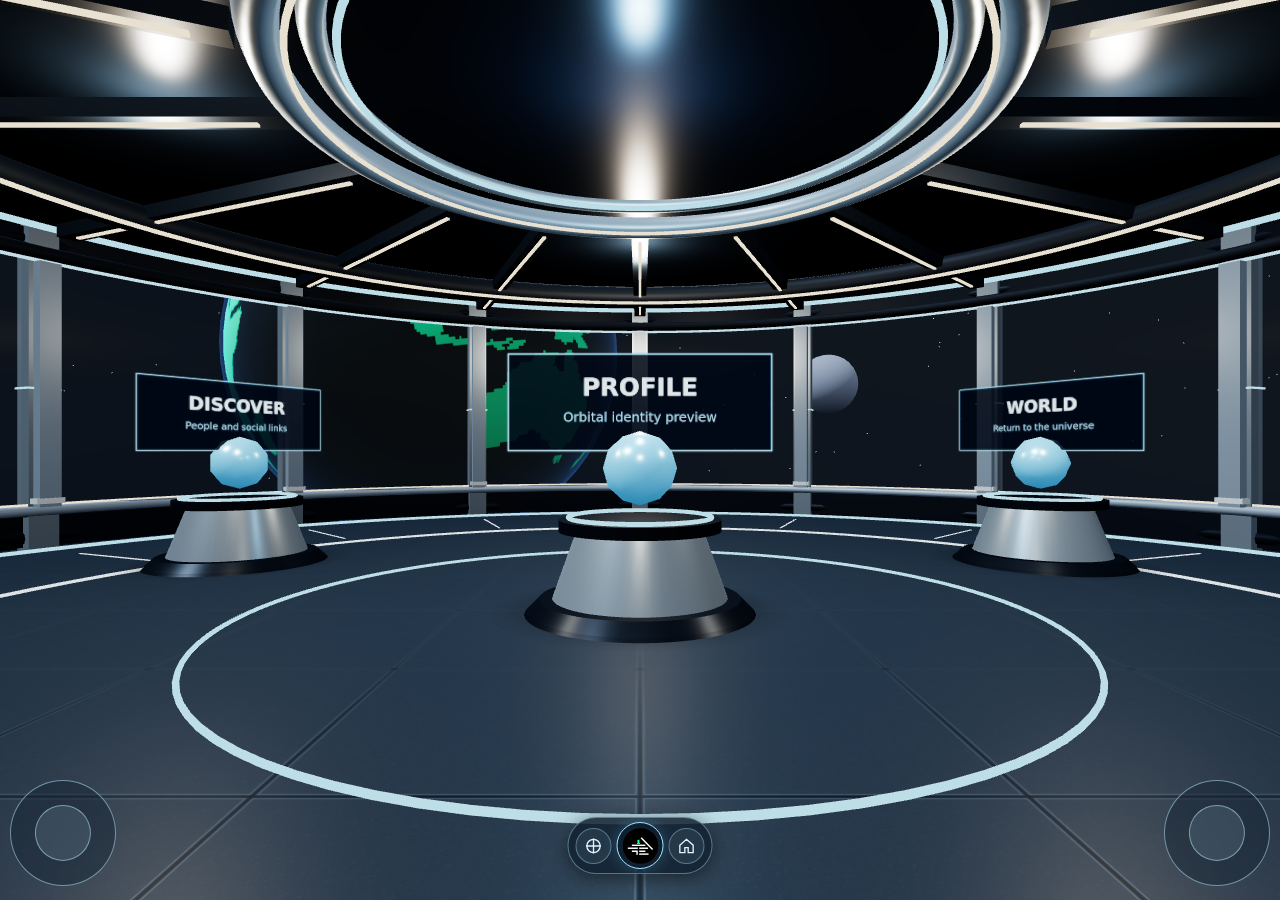
<file: index.html>
<!doctype html>
<html lang="en"><head><base href="./spatial/"><link rel="canonical" href="https://1age.page/"><meta charset="utf-8"><meta name="viewport" content="width=device-width,initial-scale=1,viewport-fit=cover"><meta name="theme-color" content="#05070d"><title>1AGE Page · Spatial prototype</title><link rel="icon" href="../favicon-brand.svg"><style>
*{box-sizing:border-box}html,body{margin:0;width:100%;height:100%;overflow:hidden;background:#05070d;color:#e5f4ff;font:15px system-ui}#scene{position:absolute;inset:0;touch-action:none}canvas{display:block;width:100%;height:100%}button,a{color:inherit}button{cursor:pointer}button:focus-visible,a:focus-visible{outline:2px solid #b0ecff;outline-offset:3px}#actions{position:fixed;z-index:50;left:50%;bottom:calc(max(14px,env(safe-area-inset-bottom)) + 12px);transform:translateX(-50%);display:flex;align-items:center;gap:5px;padding:4px 7px;background:#122231d9;border:1px solid #92c3da80;border-radius:40px;box-shadow:0 4px 20px #0008}#actions button{width:36px;height:36px;border:1px solid #a8d9ec66;border-radius:50%;background:#243849;color:#e2f4ff;display:grid;place-items:center;padding:0}#actions button.brand{width:47px;height:47px;background:#101f2e;border-color:#a1e5ff;box-shadow:0 0 14px #65c9ff44}#actions img{width:36px;height:36px;object-fit:contain}#actions svg{width:20px;height:20px;fill:none;stroke:currentColor;stroke-width:1.6}body #oneage-controller .oneage-stick{width:clamp(64px,12vmin,106px);height:clamp(64px,12vmin,106px);bottom:max(14px,env(safe-area-inset-bottom));background:#14243377;border:1px solid #a6d5ea99}body #oneage-controller .oneage-stick:first-child{left:max(10px,env(safe-area-inset-left))}body #oneage-controller .oneage-stick:nth-child(2){right:max(10px,env(safe-area-inset-right))}body #oneage-controller .oneage-knob{background:#bbdef025;border:1px solid #abd5eb99;font-size:0}dialog{background:#101d2bf2;color:#e7f5ff;border:1px solid #91c9df88;border-radius:18px;padding:22px;width:min(360px,90vw);max-height:80vh}dialog::backdrop{background:#03070bb0}dialog a,dialog button,dialog select{display:block;width:100%;margin-top:12px;padding:12px;border:1px solid #739bb36b;border-radius:9px;background:#1c3144;color:inherit;text-decoration:none;font:inherit}dialog h2{margin-top:0;font-size:18px}#status{position:fixed;top:env(safe-area-inset-top);left:50%;transform:translateX(-50%);padding:7px 12px;border-radius:0 0 10px 10px;background:#08121ac9;font-size:12px;pointer-events:none;max-width:90%;text-align:center}#status:empty{display:none}@media(max-width:360px){#actions{gap:3px;padding:3px}#actions button{width:32px;height:32px}#actions button.brand{width:42px;height:42px}} 
</style></head><body><main id="scene" aria-label="Walkable Page social lounge"></main><div id="status" role="status">Loading Page interior…</div><nav id="actions" aria-label="Spatial controls"><button id="interact" aria-label="Interact with nearest station"><svg viewBox="0 0 24 24"><path d="M12 3v18M3 12h18"/><circle cx="12" cy="12" r="8"/></svg></button><button class="brand" id="menu" aria-label="1AGE menu"><img src="../shared/1age-logo.svg" alt="1AGE"></button><button id="reset" aria-label="Return to arrival point"><svg viewBox="0 0 24 24"><path d="M4 11l8-7 8 7v9h-6v-6h-4v6H4z"/></svg></button></nav><dialog id="panel" aria-labelledby="panel-title"><h2 id="panel-title"></h2><div id="panel-body"></div><form method="dialog"><button>Close</button></form></dialog><noscript>JavaScript is required for this prototype. <a href="../profile-orbit.html">Open profile orbit</a></noscript><script type="module" src="./page.mjs"></script></body></html>
</file>
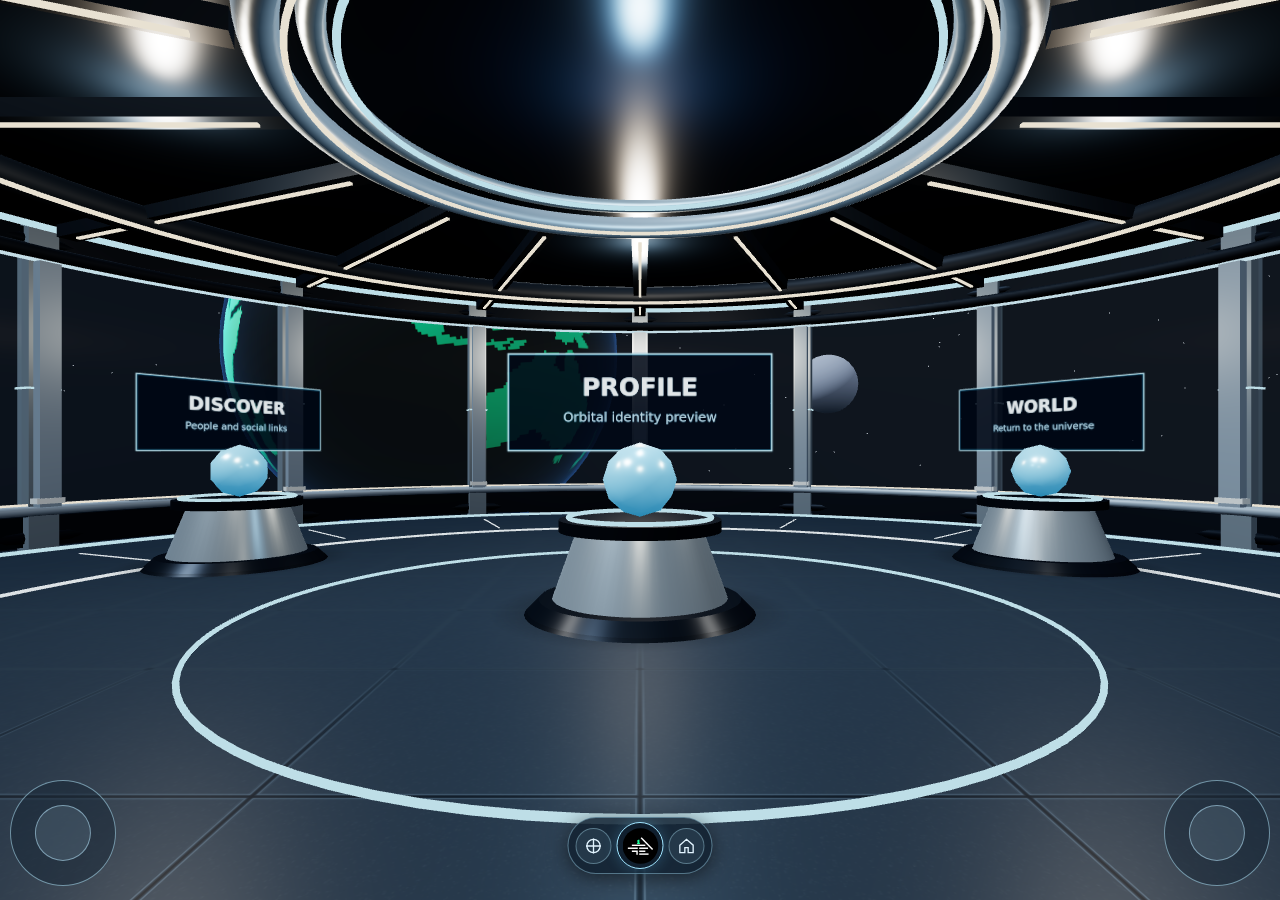
<file: spatial/index.html>
<!doctype html>
<html lang="en"><head><meta charset="utf-8"><meta name="viewport" content="width=device-width,initial-scale=1,viewport-fit=cover"><meta name="theme-color" content="#05070d"><title>1AGE Page · Spatial prototype</title><link rel="icon" href="../favicon-brand.svg"><style>
*{box-sizing:border-box}html,body{margin:0;width:100%;height:100%;overflow:hidden;background:#05070d;color:#e5f4ff;font:15px system-ui}#scene{position:absolute;inset:0;touch-action:none}canvas{display:block;width:100%;height:100%}button,a{color:inherit}button{cursor:pointer}button:focus-visible,a:focus-visible{outline:2px solid #b0ecff;outline-offset:3px}#actions{position:fixed;z-index:50;left:50%;bottom:calc(max(14px,env(safe-area-inset-bottom)) + 12px);transform:translateX(-50%);display:flex;align-items:center;gap:5px;padding:4px 7px;background:#122231d9;border:1px solid #92c3da80;border-radius:40px;box-shadow:0 4px 20px #0008}#actions button{width:36px;height:36px;border:1px solid #a8d9ec66;border-radius:50%;background:#243849;color:#e2f4ff;display:grid;place-items:center;padding:0}#actions button.brand{width:47px;height:47px;background:#101f2e;border-color:#a1e5ff;box-shadow:0 0 14px #65c9ff44}#actions img{width:36px;height:36px;object-fit:contain}#actions svg{width:20px;height:20px;fill:none;stroke:currentColor;stroke-width:1.6}body #oneage-controller .oneage-stick{width:clamp(64px,12vmin,106px);height:clamp(64px,12vmin,106px);bottom:max(14px,env(safe-area-inset-bottom));background:#14243377;border:1px solid #a6d5ea99}body #oneage-controller .oneage-stick:first-child{left:max(10px,env(safe-area-inset-left))}body #oneage-controller .oneage-stick:nth-child(2){right:max(10px,env(safe-area-inset-right))}body #oneage-controller .oneage-knob{background:#bbdef025;border:1px solid #abd5eb99;font-size:0}dialog{background:#101d2bf2;color:#e7f5ff;border:1px solid #91c9df88;border-radius:18px;padding:22px;width:min(360px,90vw);max-height:80vh}dialog::backdrop{background:#03070bb0}dialog a,dialog button,dialog select{display:block;width:100%;margin-top:12px;padding:12px;border:1px solid #739bb36b;border-radius:9px;background:#1c3144;color:inherit;text-decoration:none;font:inherit}dialog h2{margin-top:0;font-size:18px}#status{position:fixed;top:env(safe-area-inset-top);left:50%;transform:translateX(-50%);padding:7px 12px;border-radius:0 0 10px 10px;background:#08121ac9;font-size:12px;pointer-events:none;max-width:90%;text-align:center}#status:empty{display:none}@media(max-width:360px){#actions{gap:3px;padding:3px}#actions button{width:32px;height:32px}#actions button.brand{width:42px;height:42px}} 
</style></head><body><main id="scene" aria-label="Walkable Page social lounge"></main><div id="status" role="status">Loading Page interior…</div><nav id="actions" aria-label="Spatial controls"><button id="interact" aria-label="Interact with nearest station"><svg viewBox="0 0 24 24"><path d="M12 3v18M3 12h18"/><circle cx="12" cy="12" r="8"/></svg></button><button class="brand" id="menu" aria-label="1AGE menu"><img src="../shared/1age-logo.svg" alt="1AGE"></button><button id="reset" aria-label="Return to arrival point"><svg viewBox="0 0 24 24"><path d="M4 11l8-7 8 7v9h-6v-6h-4v6H4z"/></svg></button></nav><dialog id="panel" aria-labelledby="panel-title"><h2 id="panel-title"></h2><div id="panel-body"></div><form method="dialog"><button>Close</button></form></dialog><noscript>JavaScript is required for this prototype. <a href="../profile-orbit.html">Open profile orbit</a></noscript><script type="module" src="./page.mjs"></script></body></html>
</file>
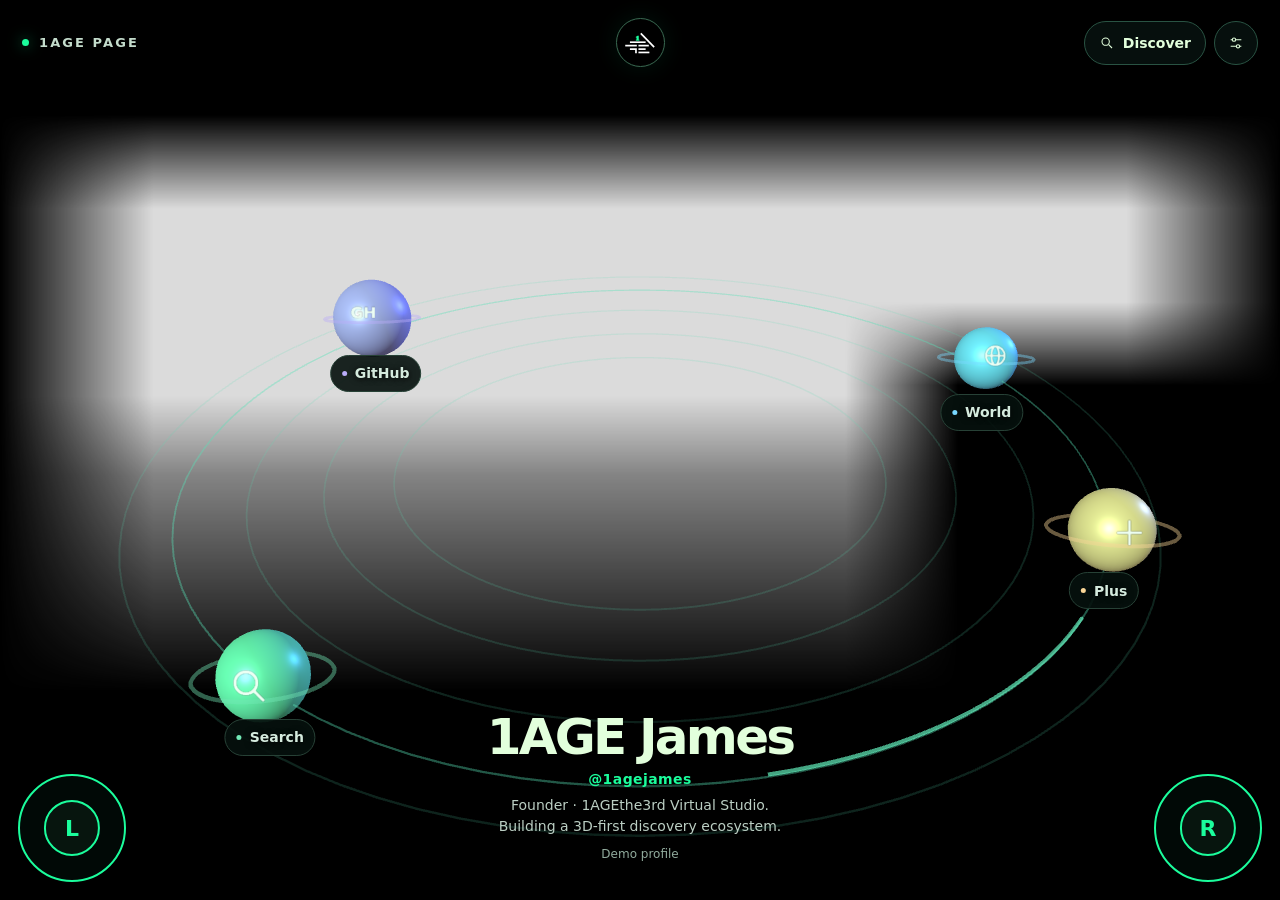
<file: u/1agejames/index.html>
<!doctype html>
<html lang="en">
<head>
  <meta charset="utf-8">
  <meta name="viewport" content="width=device-width, initial-scale=1, viewport-fit=cover">
  <meta name="theme-color" content="#000000">
  <meta name="robots" content="noindex,nofollow">
  <meta name="description" content="Orbital demonstration profile for 1AGE James.">
  <title>1AGE James · 1AGE Page</title>
  <link rel="icon" href="../../shared/1age-logo.svg" type="image/svg+xml">
  <link rel="stylesheet" href="../../orbit/page-orbit.css">
  <script type="module" src="../../orbit/page.mjs"></script>
</head>
<body>
  <main id="page" data-mode="profile">
    <section class="fallback" aria-label="Founder profile preview">
      <h1>1AGE James</h1>
      <p>@1agejames · Founder profile preview</p>
      <p>Founder · 1AGEthe3rd Virtual Studio. Building a 3D-first discovery ecosystem.</p>
      <a href="https://github.com/1AGEthe3rd">GitHub · Studio</a>
      <a href="https://1age.com/">1AGE Search</a>
      <a href="https://1age.world/">1AGE World</a>
      <a href="https://1age.plus/">1AGE Plus</a>
      <a href="../../">1AGE Page</a>
    </section>
  </main>
</body>
</html>
</file>
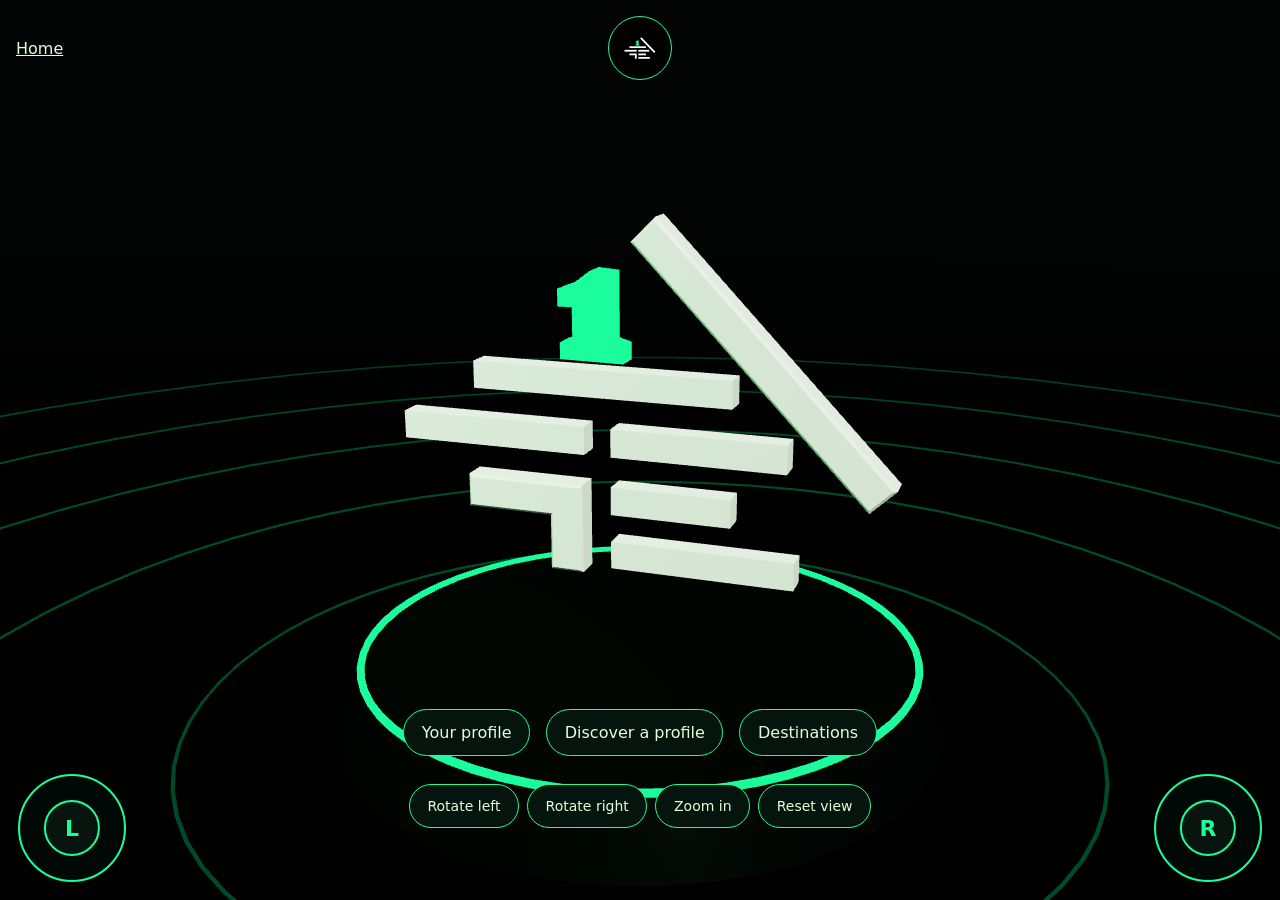
<file: application.html>
<!doctype html><html lang="en"><head><meta charset="utf-8"><meta name="viewport" content="width=device-width,initial-scale=1"><meta name="theme-color" content="#000000"><meta name="robots" content="noindex"><title>1AGE Page</title><link rel="icon" href="./shared/1age-logo.svg"><link rel="stylesheet" href="page.css"><link rel="stylesheet" href="virtual-entry.css"></head><body><a class="skip" href="#profile-open">Skip to profile controls</a><header><button id="menu" aria-label="1AGE menu" aria-expanded="false"><img src="./shared/1age-logo.svg" alt="1AGE"></button><nav id="menu-links" hidden><a href="https://1age.store/">Store</a><a href="https://1age.blog/">Blog</a><a href="/u/1agejames/">Founder profile preview</a></nav><a href="https://1age.com/">Home</a></header><main><div id="scene" class="scene" tabindex="0" role="group" aria-label="3D Page identity scene. Arrow keys rotate, plus and minus zoom."><p class="fallback-note">3D identity view · use the profile controls to continue.</p><div class="scene-tools"><button data-view="left">Rotate left</button><button data-view="right">Rotate right</button><button data-view="in">Zoom in</button><button data-view="reset">Reset view</button></div></div><section class="identity-caption"><p>1AGE PAGE</p><h1 id="identity-name">Your place to connect.</h1><p id="identity-bio">Explore freely. Bring one identity to independent worlds.</p></section><nav class="orbit-controls" aria-label="Page actions"><button id="profile-open">Your profile</button><button id="public-open">Discover a profile</button><button id="destinations-open">Destinations</button></nav><section id="panel" hidden aria-labelledby="panel-title"><button id="close-panel">Close</button><h2 id="panel-title" tabindex="-1">Your Page</h2><div id="profile-view"><p id="test-auth-warning">Local identity integration build. Use disposable test credentials only. Real account registration is not yet enabled.</p><form id="signin"><label>Test handle<input name="handle" required minlength="3" maxlength="40" autocomplete="off"></label><label>Disposable password<input name="password" type="password" required minlength="12" maxlength="128" autocomplete="off"></label><button type="submit" value="login">Sign in</button><button type="submit" value="register">Create test account</button></form><form id="profile-form" hidden><label>Display name<input name="display_name" maxlength="60" required></label><label>About you<textarea name="bio" maxlength="500"></textarea></label><label><input name="discoverable" type="checkbox"> Make this profile publicly discoverable</label><p>Private by default. Public profiles expose only your Page identity, name and bio. Wallets and balances are not included.</p><button type="submit">Save profile</button><button id="logout" type="button">Sign out</button></form></div><div id="public-view" hidden><form id="public-search"><label>Public handle<input name="handle" required minlength="3" maxlength="40"></label><button>Find profile</button></form><div id="public-result"></div></div><div id="destination-view" hidden><p>Independent applications. These links leave this Page build.</p><a href="/u/1agejames/">@1agejames founder profile preview</a><a href="https://1age.exchange/">Exchange</a><a href="https://1age.games/">Games</a><a href="https://1age.space/">Space</a><p>Domain destinations are configured links; availability and identity integration are not verified here. Live presence and friend joining are not connected.</p></div><p id="status" role="status">No account is required to explore this scene.</p></section><footer>Shared identity. Independent destinations. Avatar uploads and live social presence are not enabled.</footer></main><script type="module" src="page.js"></script><script type="module" src="./shared/gamepad.mjs"></script></body></html>
</file>
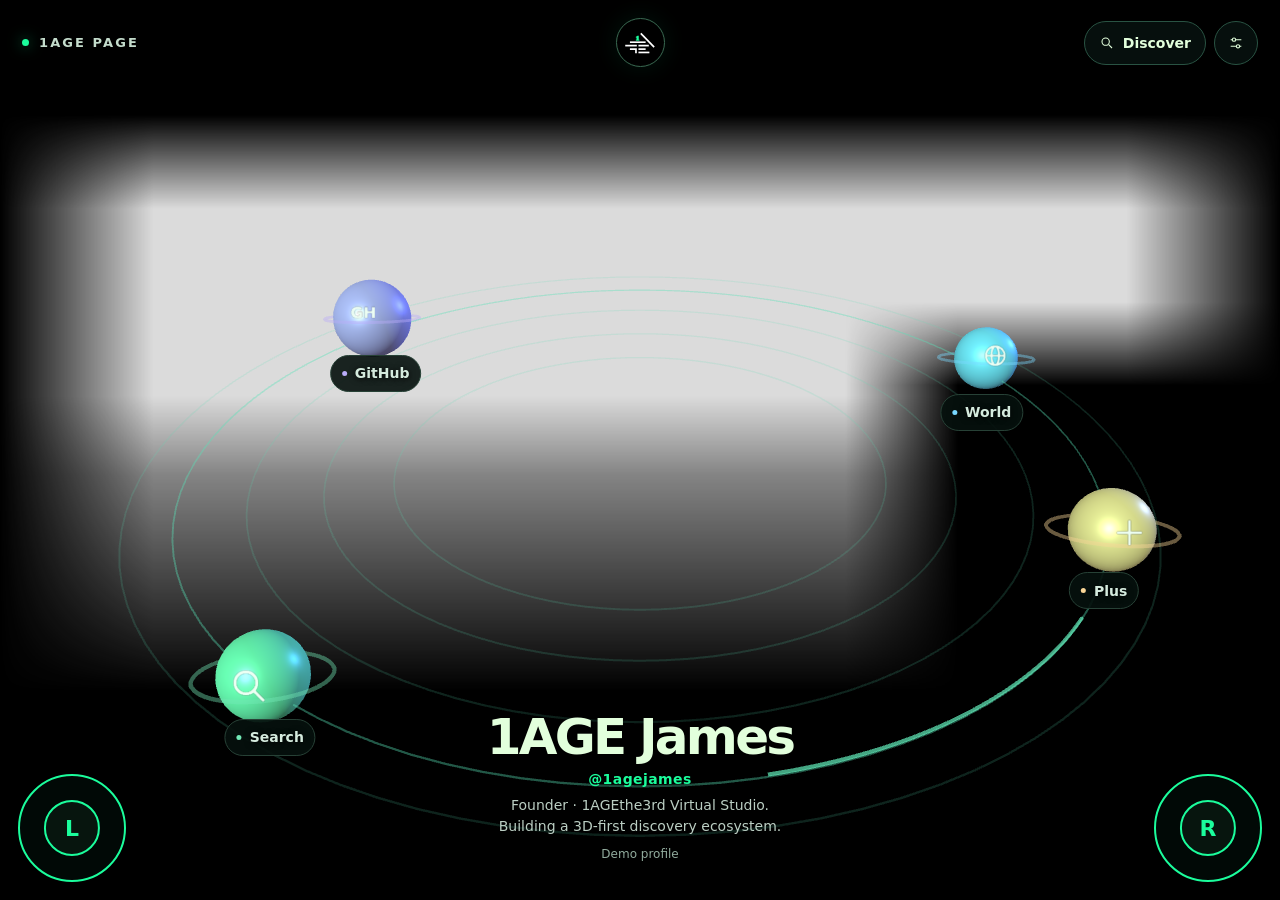
<file: orbital-entry.html>
<!doctype html>
<html lang="en">
<head>
  <meta charset="utf-8">
  <meta name="viewport" content="width=device-width, initial-scale=1, viewport-fit=cover">
  <meta name="theme-color" content="#000000">
  <meta name="description" content="Explore 1AGE Page, a three-dimensional orbital social experience.">
  <title>Page</title>
  
  <link rel="stylesheet" href="./orbit/page-orbit.css">
  <script type="module" src="./orbit/page.mjs"></script>
<link rel="icon" type="image/png" sizes="180x180" href="/favicon-brand.png?v=20261124"><link rel="icon" type="image/svg+xml" sizes="any" href="/favicon-brand.svg?v=20261124"><link rel="apple-touch-icon" sizes="180x180" href="/favicon-brand.png?v=20261124"></head>
<body>
  <main id="page" data-mode="identity">
    <section class="fallback" aria-label="1AGE Page preview">
      <h1>1AGE Page</h1>
      <p>Founder profile preview.</p>
      <a href="./u/1agejames/">1AGE James · @1agejames</a>
      <a href="./application.html">Existing profile tools</a>
    </section>
  </main>
</body>
</html>
</file>
<file: orbit/page-orbit.css>
:root{color-scheme:dark;--active:#1bfd9c;--dormant:#e2ffdc;--muted:#9ab0a4;--rim:#295343;background:#000;color:var(--dormant);font-family:Inter,system-ui,-apple-system,sans-serif}
*{box-sizing:border-box}
[hidden]{display:none!important}
body{margin:0;min-height:100svh;overscroll-behavior:none}
a,button,input{font:inherit}
button,a{-webkit-tap-highlight-color:transparent}
a{color:inherit;text-decoration:none}
button{color:inherit;cursor:pointer}
:focus-visible{outline:2px solid var(--active);outline-offset:4px}
#page.ready{position:fixed;inset:0;overflow:hidden;background:#000}
/* World draws the sky and Earth. Page's transparent canvas owns input and orbit objects. */
.world-layer,.stage,.scene-labels{position:absolute;inset:0}
.world-layer{inset:8% 0 12%;pointer-events:none;overflow:hidden;opacity:0;filter:brightness(.86);mask-image:linear-gradient(to bottom,transparent 6%,#000 19%,#000 45%,#0009 56%,transparent 86%),linear-gradient(to right,transparent,#000 12%,#000 88%,transparent);mask-composite:intersect;transition:opacity .35s}
.world-layer iframe{display:block;width:100%;height:100%;border:0;pointer-events:none}
.world-layer::after{content:"";position:absolute;inset:32% 0 0 66%;background:linear-gradient(to right,transparent,#000 26%);mask-image:linear-gradient(transparent,#000 17%);pointer-events:none}
@media(max-width:600px) and (orientation:portrait){.world-layer::after{left:74%}}
.has-world .world-layer{opacity:1}
.has-world[data-view="discovery"] .world-layer{opacity:.3}
@media(prefers-reduced-motion:reduce){.world-layer{transition:none}}
.stage canvas{width:100%;height:100%;display:block;touch-action:none;cursor:grab}
.stage canvas:active{cursor:grabbing}
.scene-labels{pointer-events:none}
.mast{position:absolute;z-index:4;top:max(18px,env(safe-area-inset-top));left:max(22px,env(safe-area-inset-left));right:max(22px,env(safe-area-inset-right));display:grid;grid-template-columns:1fr auto 1fr;align-items:center;gap:8px;pointer-events:none}
.mast>*{pointer-events:auto}
.wordmark{justify-self:start;display:inline-flex;align-items:center;gap:10px;color:#c4dccc;font-size:13px;font-weight:650;letter-spacing:.16em;text-transform:uppercase;min-height:44px}
.wordmark span{width:7px;height:7px;border-radius:50%;background:var(--active);box-shadow:0 0 14px #1bfd9c88}
.brand{display:grid;place-items:center;padding:0;width:49px;height:49px;border:1px solid #3a6a52;border-radius:50%;background:#000;box-shadow:0 0 24px #1bfd9c15}
.brand img{width:42px;height:42px}
.mast-actions{justify-self:end;display:flex;gap:8px}
.pill,.icon-button,.destination,.link-button{min-height:44px;border:1px solid var(--rim);background:#07110eed;border-radius:40px;display:inline-flex;align-items:center;justify-content:center;gap:8px;padding:0 14px;font-weight:580;font-size:14px}
.icon-button{width:44px;padding:0}
.pill svg,.icon-button svg,.link-button svg,.destination svg{height:16px;width:16px;flex:none}
.pill:hover,.icon-button:hover,.destination:hover,.link-button:hover{border-color:var(--active)}
.menu{position:absolute;top:58px;left:50%;transform:translateX(-50%);display:flex;z-index:2;border:1px solid var(--rim);background:#030b08;border-radius:14px;padding:5px;min-width:152px;justify-content:center;box-shadow:0 10px 24px #000}
.menu a{font-size:14px;padding:11px 14px;border-radius:9px}
.menu a:hover{background:#113326}
.identity{position:absolute;z-index:2;left:50%;bottom:max(38px,calc(env(safe-area-inset-bottom) + 26px));transform:translateX(-50%);width:min(460px,calc(100% - 216px));text-align:center;pointer-events:none;text-shadow:0 2px 16px #000}
.identity>*{pointer-events:auto}
.identity h1{font-size:clamp(28px,4vw,50px);font-weight:570;letter-spacing:-.055em;line-height:1;margin:0}
.handle{display:inline-flex;align-items:center;min-height:33px;color:var(--active);font-size:14px;font-weight:650;letter-spacing:.03em}
a.handle:hover{text-decoration:underline}
.bio{font-size:14px;color:#bbcec3;line-height:1.45;margin:0 auto 7px;text-wrap:balance;max-width:365px}
.preview-status{color:#91ab9d;font-size:12px}
.destination{position:absolute;pointer-events:auto;transform:translate(-50%,0);min-height:37px;padding:0 11px;background:#06110ee8;white-space:nowrap;border-color:#274136;color:#d5ebde;text-shadow:0 1px 6px black}
.destination .signal{width:5px;height:5px;border-radius:50%;background:var(--planet-color,var(--active))}
.destination[aria-pressed="true"]{color:var(--dormant);border-color:var(--active);background:#0d261a;box-shadow:0 0 22px #1bfd9c33}
.selection{position:absolute;z-index:3;bottom:max(48px,calc(env(safe-area-inset-bottom) + 38px));left:50%;transform:translateX(-50%);width:min(320px,calc(100% - 182px));padding:12px 12px 12px 16px;border:1px solid #356453;border-radius:17px;background:#04120ff5;display:flex;justify-content:space-between;align-items:center;gap:10px;box-shadow:0 10px 38px #0009}
.selection strong,.selection small{display:block}
.selection small{margin-top:3px;color:#afc9bb;font-size:12px}
.selection .link-button{color:#02140b;background:var(--active);border-color:var(--active);min-height:38px}
.selection .icon-button{width:33px;min-height:38px;border:0;background:transparent}
.discover{position:absolute;left:50%;top:max(90px,calc(env(safe-area-inset-top) + 74px));transform:translateX(-50%);z-index:3;width:min(420px,calc(100% - 34px));text-align:center}
.discover label{display:block;text-align:left;color:#b4cebf;font-size:13px;margin:0 0 7px 8px}
.discover input{width:100%;min-height:48px;border-radius:40px;border:1px solid #36604e;padding:0 18px;color:var(--dormant);background:#071612f5;font-size:16px}
.discover p{margin:8px 0 0;color:#a7c5b4;font-size:13px}
.notice{position:absolute;bottom:max(18px,env(safe-area-inset-bottom));left:50%;transform:translateX(-50%);width:min(540px,92vw);text-align:center;z-index:2;color:#bdd3c6;font-size:13px}
dialog{width:min(360px,calc(100% - 32px));border:1px solid #36604e;background:#05110e;color:var(--dormant);border-radius:18px;padding:20px}
dialog::backdrop{background:#0008}
dialog header{display:flex;align-items:center;justify-content:space-between}
dialog h2{margin:0;font-size:21px}
dialog menu{display:grid;gap:8px;padding:0;margin:18px 0 0}
dialog menu .pill{justify-content:flex-start;border-radius:10px}
.fallback{padding:24px;display:grid;gap:14px}
.fallback a{color:var(--active);width:max-content}
.no-webgl .stage{background:radial-gradient(ellipse at 50% 43%,#0b2219,transparent 62%)}
.no-webgl .scene-labels{top:38%;bottom:auto;display:flex;flex-wrap:wrap;justify-content:center;gap:8px;padding:0 16px}
.no-webgl .destination{position:static;transform:none}
.visually-hidden{position:absolute!important;width:1px;height:1px;padding:0;margin:-1px;overflow:hidden;clip:rect(0,0,0,0);white-space:nowrap;border:0}
@media (max-width:600px) and (orientation:portrait){
  .mast{left:max(14px,env(safe-area-inset-left));right:max(14px,env(safe-area-inset-right))}
  .wordmark{letter-spacing:.1em;font-size:11px;gap:6px}
  .mast-actions{gap:5px}
  .mast .pill{padding:0 10px;font-size:13px}
  .mast .pill svg{display:none}
  .identity{bottom:max(112px,calc(env(safe-area-inset-bottom) + 92px));width:calc(100% - 64px)}
  .selection{bottom:max(112px,calc(env(safe-area-inset-bottom) + 92px));width:min(320px,calc(100% - 42px))}
  .destination{font-size:12px;min-height:36px;padding:0 9px}
}
@media (max-height:500px) and (orientation:landscape){
  .mast{top:max(8px,env(safe-area-inset-top))}
  .brand{width:43px;height:43px}.brand img{width:36px;height:36px}
  .identity{bottom:max(10px,env(safe-area-inset-bottom));width:min(440px,calc(100% - 215px))}
  .identity h1{font-size:27px}.handle{min-height:24px}.bio{font-size:12px;margin-bottom:3px}
  .selection{bottom:max(17px,env(safe-area-inset-bottom))}
  .discover{top:max(55px,calc(env(safe-area-inset-top) + 50px));width:min(360px,calc(100% - 160px))}
  .discover label{position:absolute;clip:rect(0,0,0,0)}
  .discover input{min-height:39px}
}
</file>
<file: page.css>
:root{color-scheme:dark;font-family:system-ui;background:#000;color:#e2ffdc}*{box-sizing:border-box}body{margin:0}button,a,input,textarea{font:inherit}button,a{color:#e2ffdc}button{background:#05150d;border:1px solid #1bfd9c;border-radius:2rem;padding:.8rem 1.1rem;cursor:pointer}a:focus-visible,button:focus-visible,input:focus-visible,textarea:focus-visible{outline:3px solid #1bfd9c;outline-offset:4px}header{position:fixed;inset:1rem 1rem auto;z-index:5;display:flex;align-items:center;gap:1rem}header img{width:44px;height:44px}header button{padding:.3rem;background:#000}nav a{margin:.5rem}#scene{position:fixed;inset:0}#scene canvas{width:100%;height:100%;touch-action:pan-y}.fallback-note{position:absolute;top:45%;left:10%;max-width:80%;color:#1bfd9c}.render-ready .fallback-note{display:none}.identity-caption{position:fixed;top:15%;left:5%;max-width:32rem;pointer-events:none;text-shadow:0 2px 12px #000}.identity-caption p:first-child{color:#1bfd9c;letter-spacing:.15em}h1{font-size:clamp(1.5rem,4vw,3rem)}.orbit-controls{position:fixed;bottom:16%;left:5%;right:5%;display:flex;justify-content:center;flex-wrap:wrap;gap:1rem;z-index:2}#panel{position:fixed;z-index:6;right:2%;top:12%;width:min(30rem,96%);max-height:78dvh;overflow:auto;background:rgba(0,9,5,.97);border:1px solid #22573c;border-radius:1.5rem;padding:1.2rem}label{display:block;margin:.9rem 0}input:not([type=checkbox]),textarea{display:block;width:100%;padding:.7rem;margin-top:.4rem;background:#000;color:#e2ffdc;border:1px solid #47725b;border-radius:.6rem}#destination-view a{display:block;padding:.6rem}footer{position:fixed;bottom:1rem;left:5%;right:5%;font-size:.875rem;pointer-events:none}.skip{position:absolute;top:-5rem}.skip:focus{top:1rem;z-index:10}[hidden]{display:none!important}@media(max-height:500px){.identity-caption{top:17%;max-width:40%}.identity-caption h1{font-size:1.5rem}.orbit-controls{bottom:8%}footer{display:none}#panel{top:5%;max-height:90dvh}}

.scene-tools{position:fixed;bottom:8%;left:5%;right:5%;display:flex;flex-wrap:wrap;justify-content:center;gap:.5rem;z-index:2}.scene-tools button{font-size:.875rem}@media(max-height:500px){.scene-tools{bottom:auto;top:1rem;left:auto;right:1rem;max-width:45%}.scene-tools button{padding:.4rem}}
</file>
<file: virtual-entry.css>
body.virtual-entry>:not(.virtual-camera):not(.virtual-stage):not(.virtual-header):not(.virtual-caption):not(.virtual-tools-toggle):not(script):not(style):not(link):not(noscript):not(main){display:none!important}
body.virtual-entry{margin:0;background:#000;color:#e2ffdc;font:16px system-ui}body.virtual-entry>header:not(.virtual-header),body.virtual-entry>footer,body.virtual-entry>main{display:none!important}body.virtual-entry.virtual-tools>main{display:block!important;position:fixed;z-index:6;right:2%;top:14%;width:min(36rem,96%);max-height:78dvh;overflow:auto;margin:0;padding:1.2rem;background:rgba(0,10,5,.97);border:1px solid #315a42;border-radius:1rem;box-sizing:border-box}.virtual-stage{position:fixed;inset:0;z-index:0}.virtual-stage canvas{width:100%;height:100%;touch-action:pan-y}.virtual-stage .fallback-note{position:absolute;top:50%;left:5%;max-width:80%}.virtual-stage.render-ready .fallback-note{display:none}.virtual-header{display:flex;position:fixed;z-index:8;top:1rem;left:1rem;right:1rem;gap:1rem;align-items:center;background:transparent!important}.virtual-header img{width:44px;height:44px;vertical-align:middle}.virtual-header nav a{margin:.6rem}.virtual-caption{position:fixed;z-index:2;top:16%;left:5%;max-width:30rem;pointer-events:none;text-shadow:0 2px 10px #000}.virtual-caption h1{font-size:clamp(1.8rem,4vw,3rem);color:#e2ffdc}.virtual-tools-toggle{position:fixed;z-index:8;left:5%;bottom:7%;padding:.9rem 1.2rem;border:1px solid #1bfd9c;border-radius:2rem;background:#000;color:#e2ffdc;font:inherit;cursor:pointer}[hidden]{display:none!important}@media(max-height:500px){.virtual-caption{max-width:40%;top:18%}.virtual-caption p{font-size:.875rem}body.virtual-entry.virtual-tools>main{top:5%;max-height:90dvh}}
body.virtual-entry.virtual-tools .cash-layout{display:block}body.virtual-entry.virtual-tools .cash-layout>.scene{display:none}

body.virtual-foundation>main{display:none!important}
.virtual-camera{position:fixed;z-index:9;bottom:15%;left:5%;display:flex;gap:.6rem;flex-wrap:wrap;max-width:90vw}
.virtual-camera button,.virtual-header button{font:inherit;color:#E2FFDC;background:#07140d;border:1px solid #1BFD9C;border-radius:2rem;padding:.8rem;min-height:44px}
.virtual-header a{color:#E2FFDC}.virtual-caption{font:16px system-ui}
/* Keep the official logo menu centered independently of Home and scene controls. */
body>header:has(>button[aria-label="1AGE menu"]){position:fixed!important;top:16px!important;left:16px!important;right:16px!important;min-height:64px;z-index:30;pointer-events:none;background:transparent!important}
body>header>button[aria-label="1AGE menu"]{position:absolute!important;top:0!important;left:50%!important;right:auto!important;transform:translateX(-50%)!important;width:64px!important;height:64px!important;border-radius:50%!important;display:flex!important;align-items:center;justify-content:center;padding:8px!important;pointer-events:auto}
body>header>button[aria-label="1AGE menu"] img{width:44px!important;height:44px!important;margin:0!important}
body>header:has(>button[aria-label="1AGE menu"])>nav{position:absolute!important;top:76px!important;left:50%!important;right:auto!important;transform:translateX(-50%)!important;pointer-events:auto;background:#000e;border-radius:32px;padding:8px;white-space:nowrap}
body>header:has(>button[aria-label="1AGE menu"])>a{pointer-events:auto}

/* Spatial arrivals stay quiet; content and transaction details open on demand. */
.virtual-caption,.identity-caption,.arrival>h1,.arrival>p,body>main>h1,body>main>.subtitle,body>main>.blog-subtitle,body>main>footer,#invitation{display:none!important}
</file>
